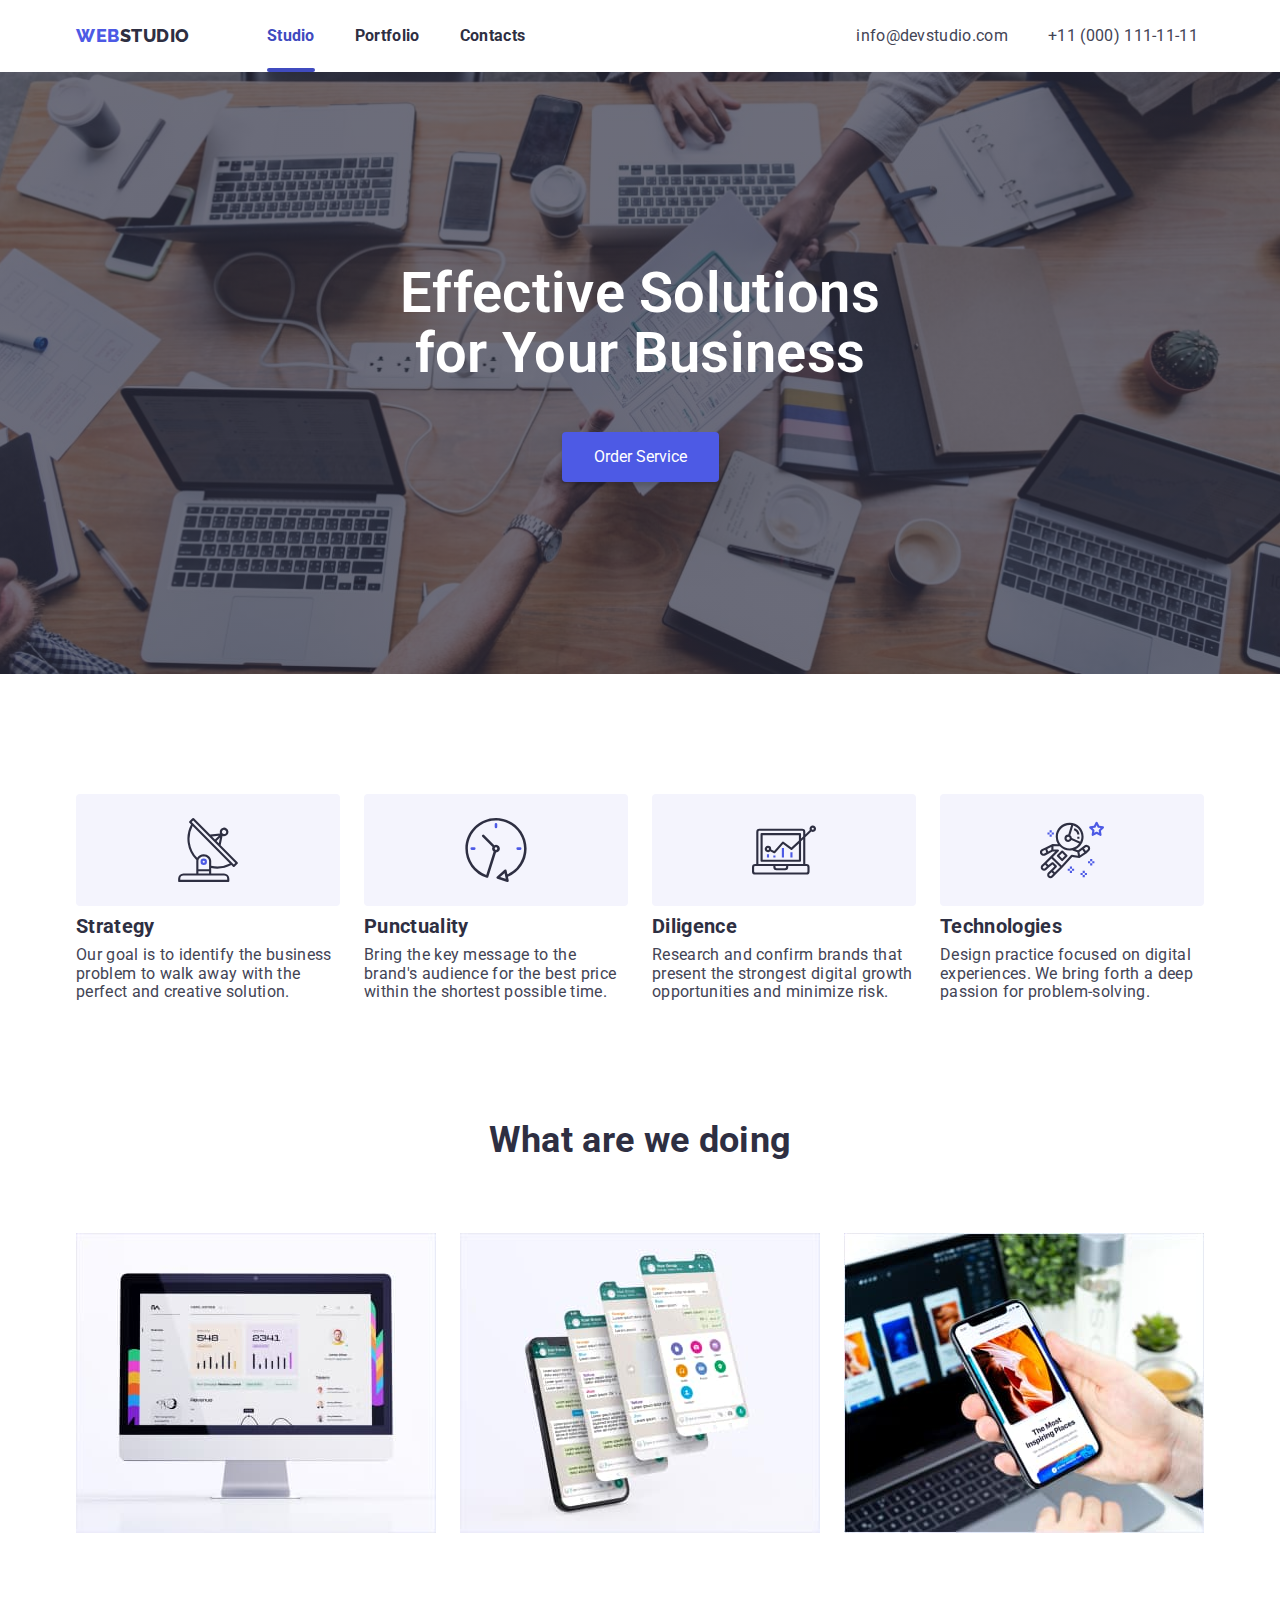
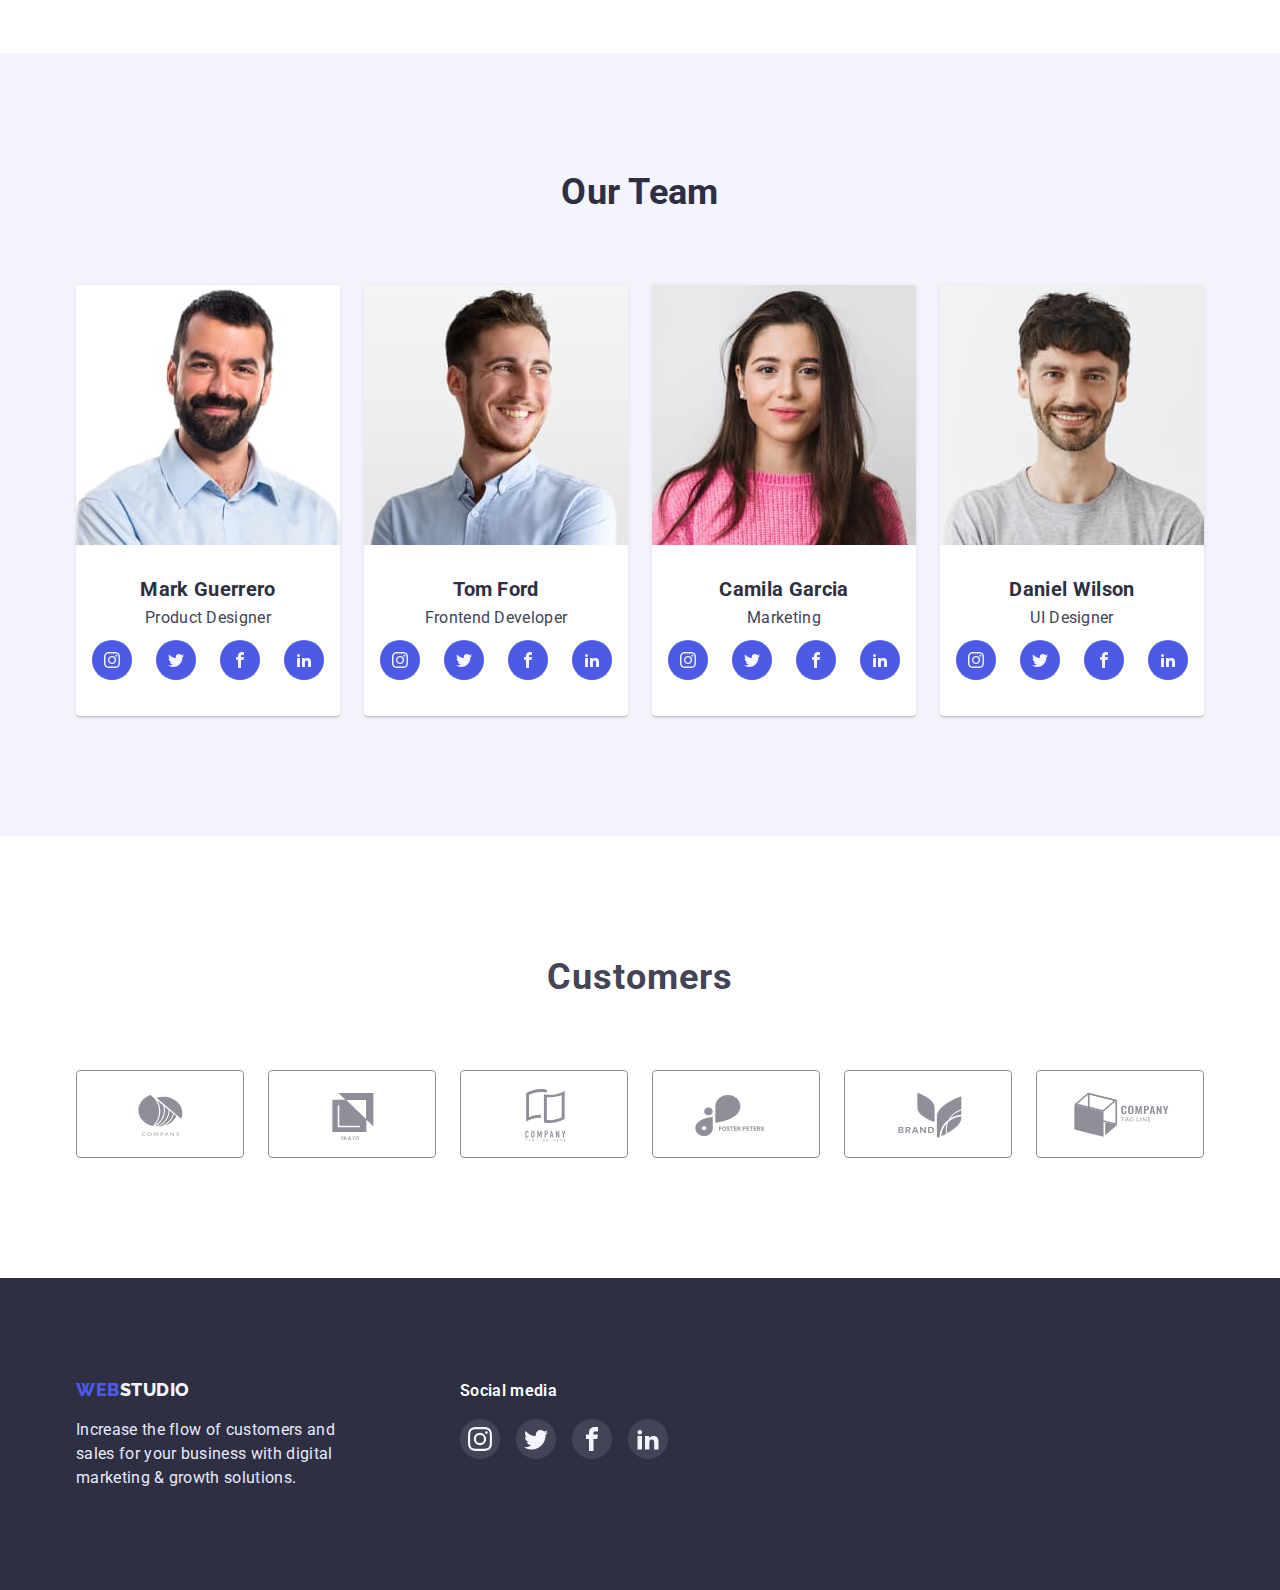
<file: index.html>
<!DOCTYPE html>
<html lang="en">
  <head>
    <meta charset="UTF-8" />
    <meta http-equiv="X-UA-Compatible" content="IE=edge" />
    <meta name="viewport" content="width=device-width, initial-scale=1.0" />
    <title>Webstudio</title>
    <link rel="stylesheet" href="https://cdnjs.cloudflare.com/ajax/libs/modern-normalize/1.1.0/modern-normalize.min.css">
    <link rel="preconnect" href="https://fonts.googleapis.com">
<link rel="preconnect" href="https://fonts.gstatic.com" crossorigin>
<link href="https://fonts.googleapis.com/css2?family=Raleway:wght@800&family=Roboto:wght@400;500;700;900&display=swap" rel="stylesheet">
    <link rel="stylesheet" href="./css/style.css">
  </head>
  <body>
    <header class="header">
      <div class="container">
       <nav class="header-nav">
         <a class="logo" href="./index.html"><span class="logo-first-part">web</span><span class="logo-second-type">studio</span></a>
        <ul class="site-nav list">
         <li><a class="current link" href="./index.html">Studio</a></li>
         <li><a class="link" href="./portfolio.html">Portfolio</a></li>
         <li><a class="link" href="">Contacts</a></li>
        </ul>
      </nav>
   
      <ul class="auth-nav list">
        <li><a href="mailto:info@devstudio.com">info@devstudio.com</a></li>
        <li><a href="tel:+110001111111">+11 (000) 111-11-11</a></li>
      </ul>
   </div>
       
     </header>
<main>
      <section class=" hero-section">
        <div class="container hero-container">
            <h1 class="hero-title">Effective Solutions for Your Business</h1>
            <button data-modal-open class="button-hero" type="button">Order Service</button>
        </div>
        
      </section>

    <section class="section" >
      <div class="container">
      <h2 class="visually-hidden">About our company</h2>
        <ul class="feature-list">
          <li>
            <div class="box-svg">
              <svg class="icon-feature" width="64px" height="64px">
                <use href="./img/icons.svg#icon-antenna"></use>
              </svg>
            </div>
            <h3 class="feature-title">Strategy</h3>
            <p class="feature-text">
              Our goal is to identify the business problem to walk away with the
              perfect and creative solution.
            </p>
          </li>
  
          <li>
            <div class="box-svg">
              <svg class="icon-feature" width="64px" height="64px">
                <use href="./img/icons.svg#icon-clock"></use>
              </svg>
            </div>
            <h3 class="feature-title">Punctuality</h3>
            <p class="feature-text">
              Bring the key message to the brand's audience for the best price
              within the shortest possible time.
            </p>
          </li>
  
          <li>
            <div class="box-svg">
              <svg class="icon-feature" width="64px" height="64px">
                <use href="./img/icons.svg#icon-diagram"></use>
              </svg>
            </div>
            <h3 class="feature-title">Diligence</h3>
            <p class="feature-text">
              Research and confirm brands that present the strongest digital
              growth opportunities and minimize risk.
            </p>
          </li>
  
          <li>
            <div class="box-svg">
              <svg class="icon-feature" width="64px" height="64px">
                <use href="./img/icons.svg#icon-astronaut"></use>
              </svg>
            </div>
            <h3 class="feature-title">Technologies</h3>
            <p class="feature-text">
              Design practice focused on digital experiences. We bring forth a
              deep passion for problem-solving.
            </p>
          </li>
        </ul>
      </div>
     
   </section>

   <section class="section company-section">
    <div class="container  "> 
    <h2 class="secondary-title">What are we doing</h2>
        <ul class="main-list">
          <li>
            <img src="./img/rectangle710.jpg" alt="computer" width="360" />
          </li>
          <li>
            <img src="./img/rectangle711.jpg" alt="Iphone" width="360" />
          </li>
          <li>
            <img src="./img/rectangle712.jpg" alt="gadgets" width="360" />
          </li>
        </ul>
      </div>
      
    </section>

    <section class="section feature-section">
      <div class="container container-main ">
      <h2 class="secondary-title team-title">Our Team</h2>
        <ul class="main-list">
          <li class="team-item">
            <img src="./img/img1.jpg" alt="Mark Guerrero" width="264" />
            <div>
            <h3 class="feature-title team">Mark Guerrero</h3>
            <p class="team-text">Product Designer</p>
            <ul class="social-team-list">
              <li class="social-team-item" >
                <a href="" class="social-team-link" >
                  <svg class="social-team-icon" width="16px" height="16px">
                    <use href="./img/icons.svg#icon-instagram"></use>
                  </svg>
                </a>
              </li>
              <li class="social-team-item" >
                <a href="" class="social-team-link" >
                  <svg class="social-team-icon" width="16px" height="16px">
                    <use href="./img/icons.svg#icon-twitter"></use>
                  </svg>
                </a>
              </li>
              <li class="social-team-item" >
                <a href="" class="social-team-link" >
                  <svg class="social-team-icon" width="16px" height="16px">
                    <use href="./img/icons.svg#icon-facebook" class="social-team-icon"></use>
                  </svg>
                </a>
              </li>
              <li class="social-team-item" >
                <a href="" class="social-team-link" >
                  <svg class="social-team-icon" width="16px" height="16px">
                    <use href="./img/icons.svg#icon-linkedin"></use>
                  </svg>
                </a>
              </li>
            </ul>
          </div>
          </li>
        
           
         
          <li class="team-item">
            <img src="./img/img2.jpg" alt="Tom Ford" width="264" />
            <div>
            <h3 class="feature-title team">Tom Ford</h3>
            <p class="team-text">Frontend Developer</p>
            <ul class="social-team-list">
              <li class="social-team-item" >
                <a href="" class="social-team-link" >
                  <svg class="social-team-icon" width="16px" height="16px">
                    <use href="./img/icons.svg#icon-instagram"></use>
                  </svg>
                </a>
              </li>
              <li class="social-team-item" >
                <a href="" class="social-team-link" >
                  <svg class="social-team-icon" width="16px" height="16px">
                    <use href="./img/icons.svg#icon-twitter"></use>
                  </svg>
                </a>
              </li>
              <li class="social-team-item" >
                <a href="" class="social-team-link" >
                  <svg class="social-team-icon" width="16px" height="16px">
                    <use href="./img/icons.svg#icon-facebook" class="social-team-icon"></use>
                  </svg>
                </a>
              </li>
              <li class="social-team-item" >
                <a href="" class="social-team-link" >
                  <svg class="social-team-icon" width="16px" height="16px">
                    <use href="./img/icons.svg#icon-linkedin"></use>
                  </svg>
                </a>
              </li>
            </ul>
          </div>
          </li>
          <li class="team-item">
            <img src="./img/img3.jpg" alt="Camila Garcia" width="264" />
            <div>
            <h3 class="feature-title team">Camila Garcia</h3>
            <p class="team-text">Marketing</p>
            <ul class="social-team-list">
              <li class="social-team-item" >
                <a href="" class="social-team-link" >
                  <svg class="social-team-icon" width="16px" height="16px">
                    <use href="./img/icons.svg#icon-instagram"></use>
                  </svg>
                </a>
              </li>
              <li class="social-team-item" >
                <a href="" class="social-team-link" >
                  <svg class="social-team-icon" width="16px" height="16px">
                    <use href="./img/icons.svg#icon-twitter"></use>
                  </svg>
                </a>
              </li>
              <li class="social-team-item" >
                <a href="" class="social-team-link" >
                  <svg class="social-team-icon" width="16px" height="16px">
                    <use href="./img/icons.svg#icon-facebook" class="social-team-icon"></use>
                  </svg>
                </a>
              </li>
              <li class="social-team-item" >
                <a href="" class="social-team-link" >
                  <svg class="social-team-icon" width="16px" height="16px">
                    <use href="./img/icons.svg#icon-linkedin"></use>
                  </svg>
                </a>
              </li>
            </ul>
          </div>
          </li>
          <li class="team-item">
            <img src="./img/img4.jpg" alt="Daniel Wilson" width="264" />
            <div>
            <h3 class="feature-title team">Daniel Wilson</h3>
            <p class="team-text">UI Designer</p>
            <ul class="social-team-list">
              <li class="social-team-item" >
                <a href="" class="social-team-link" >
                  <svg class="social-team-icon" width="16px" height="16px">
                    <use href="./img/icons.svg#icon-instagram"></use>
                  </svg>
                </a>
              </li>
              <li class="social-team-item" >
                <a href="" class="social-team-link" >
                  <svg class="social-team-icon" width="16px" height="16px">
                    <use href="./img/icons.svg#icon-twitter"></use>
                  </svg>
                </a>
              </li>
              <li class="social-team-item" >
                <a href="" class="social-team-link" >
                  <svg class="social-team-icon" width="16px" height="16px">
                    <use href="./img/icons.svg#icon-facebook" class="social-team-icon"></use>
                  </svg>
                </a>
              </li>
              <li class="social-team-item" >
                <a href="" class="social-team-link" >
                  <svg class="social-team-icon" width="16px" height="16px">
                    <use href="./img/icons.svg#icon-linkedin"></use>
                  </svg>
                </a>
              </li>
            </ul>
          </div>
          </li>
        </ul>
      </div>
    </section>

    <section class="section">
      <div class="container">
          <h2 class="title-costumers">Customers</h2>
          <ul class="costumers-list">
            <li class="costumers-item" >
              <a href="" class="icon-a">
              <svg class="costumers-icon" width="104px" height="56px">
                <use href="./img/icons.svg#icon-logo"></use>
              </svg>
              </a>
            </li>
            <li class="costumers-item" >
              <a href="" class="icon-a">
              <svg class="costumers-icon" width="104px" height="56px">
                <use href="./img/icons.svg#icon-logo1"></use>
              </svg>
              </a>
            </li>
            <li class="costumers-item" >
              <a href="" class="icon-a">
              <svg class="costumers-icon" width="104px" height="56px">
                <use href="./img/icons.svg#icon-logo2"></use>
              </svg>
              </a>
            </li>
            <li class="costumers-item" >
              <a href="" class="icon-a">
              <svg class="costumers-icon" width="104px" height="56px">
                <use href="./img/icons.svg#icon-logo4"></use>
              </svg>
              </a>
            </li>
            <li class="costumers-item" >
              <a href="" class="icon-a">
              <svg class="costumers-icon" width="104px" height="56px">
                <use href="./img/icons.svg#icon-logo5"></use>
              </svg>
              </a>
            </li>
            <li class="costumers-item" >
              <a href="" class="icon-a">
              <svg class="costumers-icon" width="104px" height="56px">
                <use href="./img/icons.svg#icon-logo6"></use>
              </svg>
              </a>
            </li>
          </ul>
      </div>
    </section>
  </main>
  
      <footer class="footer">
        <div class="container footer-container">
          <div>
              <a class="logo-footer" href="./index.html"><span class="logo-first-part">web</span><span class="logo-second-type-footer">studio</span></a>
              <p class="text-footer">Increase the flow of customers and sales for your business with digital marketing & growth solutions.</p>
          </div>
        
    <div class="container-media">
      <h2 class="media-title">Social media</h2>
      <ul class="footer-media-list">
        <li class="footer-media-item">
          <a href="" class="footer-media-link">
            <svg class="footer-media-icon" width="24px" height="24px">
              <use href="./img/icons.svg#icon-instagram"></use>
            </svg>
          </a>
        </li>
        <li class="footer-media-item">
          <a href="" class="footer-media-link">
            <svg class="footer-media-icon" width="24px" height="24px">
              <use href="./img/icons.svg#icon-twitter"></use>
            </svg>
          </a>
        </li>
        <li class="footer-media-item">
          <a href="" class="footer-media-link">
            <svg class="footer-media-icon" width="24px" height="24px">
              <use href="./img/icons.svg#icon-facebook"></use>
            </svg>
          </a>
        </li>
        <li class="footer-media-item">
          <a href="" class="footer-media-link">
            <svg class="footer-media-icon" width="24px" height="24px">
              <use href="./img/icons.svg#icon-linkedin"></use>
            </svg>
          </a>
        </li>
      </ul>
    </div>
  </div>
  </footer>

  <div class="backdrop is-hidden" data-modal>
    <div class="modal">
<button data-modal-close type="button" class="modal-close-button">
  <svg class="modal-close-btn-icon" width="8px" height="8px">
    <use href="./img/icons.svg#icon-modal-icon">

    </use>
  </svg>
</button>
    </div>
  </div>
  <script src="./js/modal.js"></script>
  </body>
</html>
</file>
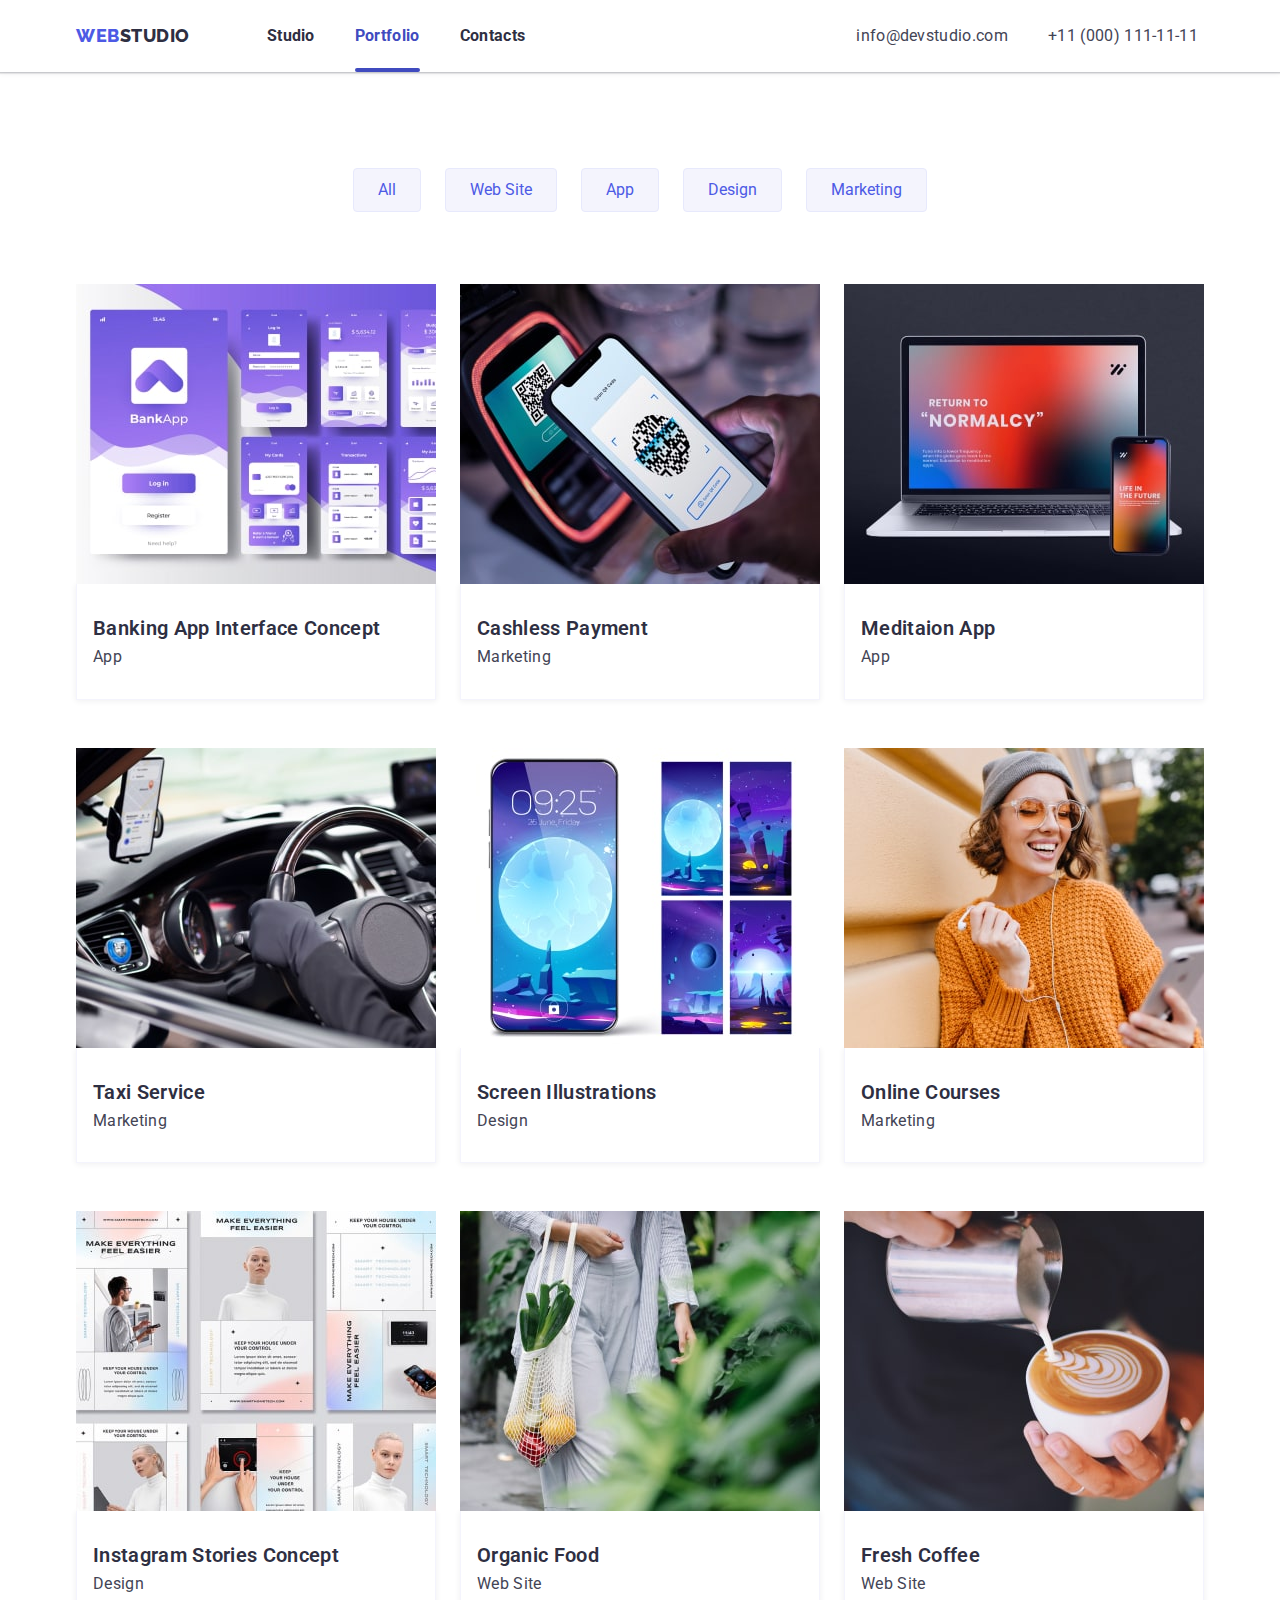
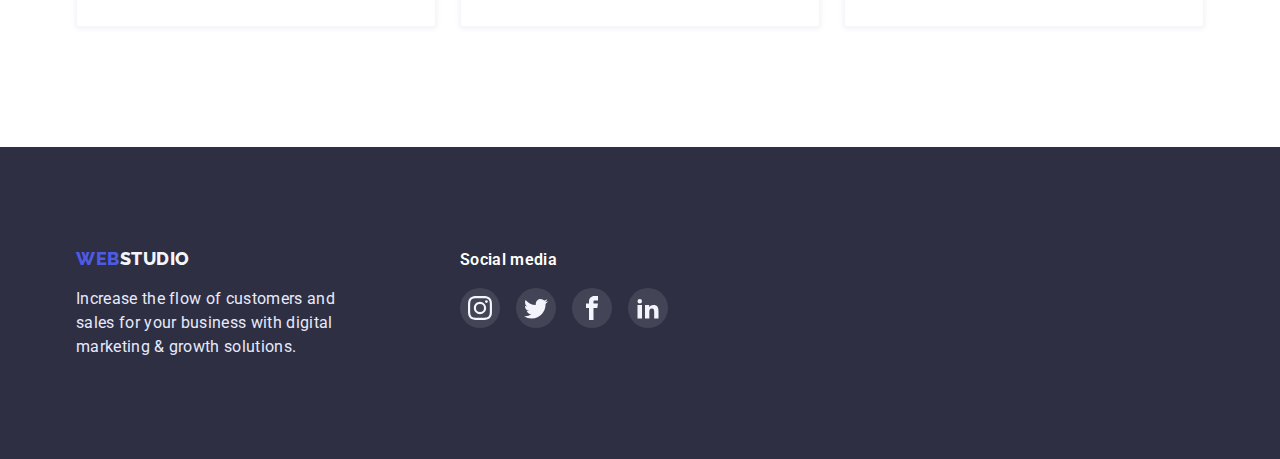
<file: portfolio.html>
<!DOCTYPE html>
<html lang="en">
<head>
    <meta charset="UTF-8">
    <meta http-equiv="X-UA-Compatible" content="IE=edge">
    <meta name="viewport" content="width=device-width, initial-scale=1.0">
    <title>Webstudio</title>
    <link rel="stylesheet" href="https://cdnjs.cloudflare.com/ajax/libs/modern-normalize/1.1.0/modern-normalize.min.css">
    <link rel="preconnect" href="https://fonts.googleapis.com">
<link rel="preconnect" href="https://fonts.gstatic.com" crossorigin>
<link href="https://fonts.googleapis.com/css2?family=Raleway:wght@800&family=Roboto:wght@400;500;700;900&display=swap" rel="stylesheet">
    <link rel="stylesheet" href="./css/style.css">
</head>
<body>
    <header class="header">
       <div class="container  portfolio">
        <nav class="header-nav">
          <a class="logo" href="./index.html"><span class="logo-first-part">web</span><span class="logo-second-type">studio</span></a>
         <ul class="site-nav list">
          <li><a class="link" href="./index.html">Studio</a></li>
          <li><a class=" current link" href="./portfolio.html">Portfolio</a></li>
          <li><a class="link" href="">Contacts</a></li>
         </ul>
       </nav>
    
       <ul class="auth-nav list">
         <li><a href="mailto:info@devstudio.com">info@devstudio.com</a></li>
         <li><a href="tel:+110001111111">+11 (000) 111-11-11</a></li>
       </ul>
    </div>
        
      </header>
      <main>
       <section class="section main-section">
        <div class="container">
          <h1 class="visually-hidden">Portfolio</h1>
          <ul class="button-list">
              <li><button class="portfolio-button" type="button">All</button></li>
              <li><button class="portfolio-button" type="button">Web Site</button></li>
              <li><button class="portfolio-button" type="button">App</button></li>
              <li><button class="portfolio-button" type="button">Design</button></li>
              <li><button class="portfolio-button" type="button">Marketing</button></li>
           </ul>
 
        <ul class="portfolio-list" >
         <li class="list-item" >
           <a class="portfolio-link" href="">
            <div class="overlay-wrap">
              <img src="./img/img11min.jpg" alt="Banking App Interface Concept" width="296">
              <p class="overlay-text">14 Stylish and User-Friendly App Design Concepts · Task Manager App · Calorie Tracker App · Exotic Fruit Ecommerce App · Cloud Storage App</p>
            </div>
             
             <div class="box">
              <h2 class="portfolio-header">Banking App Interface Concept</h2>
             <p class="portfolio-text">App</p>
             </div>
             
           </a>
         </li>
         <li class="list-item" >
             <a class="portfolio-link" href="">
              <div class="overlay-wrap">
              <img src="./img/img22min.jpg" alt="Cashless Payment" width="296">
              <p class="overlay-text">14 Stylish and User-Friendly App Design Concepts · Task Manager App · Calorie Tracker App · Exotic Fruit Ecommerce App · Cloud Storage App</p>
            </div>
              <div class="box">
              <h2 class="portfolio-header">Cashless Payment</h2>
             <p class="portfolio-text">Marketing</p>
              </div>
             </a>
         </li>
         <li class="list-item" >
             <a class="portfolio-link" href="">
             <div class="overlay-wrap">
              <img src="./img/img33min.jpg" alt="Meditaion App" width="296">
             <p class="overlay-text">14 Stylish and User-Friendly App Design Concepts · Task Manager App · Calorie Tracker App · Exotic Fruit Ecommerce App · Cloud Storage App</p>
            </div>
              <div class="box">
             <h2 class="portfolio-header">Meditaion App</h2>
             <p class="portfolio-text">App</p>
             </div> 
            </a>
         </li>
         <li class="list-item" >
             <a class="portfolio-link" href="">
             <div class="overlay-wrap">
              <img src="./img/img44min.jpg" alt="Taxi Service" width="296">
            <p class="overlay-text">14 Stylish and User-Friendly App Design Concepts · Task Manager App · Calorie Tracker App · Exotic Fruit Ecommerce App · Cloud Storage App</p>
            </div>
              <div class="box">
             <h2 class="portfolio-header">Taxi Service</h2>
             <p class="portfolio-text">Marketing</p>
             </div> 
            </a>
         </li>
         <li class="list-item" >
             <a class="portfolio-link" href="">
             <div class="overlay-wrap">
              <img src="./img/img55min.jpg" alt="Screen Illustrations" width="296">
             <p class="overlay-text">14 Stylish and User-Friendly App Design Concepts · Task Manager App · Calorie Tracker App · Exotic Fruit Ecommerce App · Cloud Storage App</p>
            </div>
              <div class="box">
             <h2 class="portfolio-header">Screen Illustrations</h2>
             <p class="portfolio-text">Design</p>
             </div> 
            </a>
         </li>
         <li class="list-item" >
             <a class="portfolio-link" href="">
             <div class="overlay-wrap">
              <img src="./img/img66min.jpg" alt="Online Courses" width="296">
             <p class="overlay-text">14 Stylish and User-Friendly App Design Concepts · Task Manager App · Calorie Tracker App · Exotic Fruit Ecommerce App · Cloud Storage App</p>
            </div>
              <div class="box">
             <h2 class="portfolio-header">Online Courses</h2>
             <p class="portfolio-text">Marketing</p>
             </div> 
            </a>
         </li>
         <li class="list-item" >
             <a class="portfolio-link" href="">
             <div class="overlay-wrap">
              <img src="./img/img77min.jpg" alt="Instagram Stories Concept" width="296">
            <p class="overlay-text">14 Stylish and User-Friendly App Design Concepts · Task Manager App · Calorie Tracker App · Exotic Fruit Ecommerce App · Cloud Storage App</p>
            </div>
              <div class="box">
             <h2 class="portfolio-header">Instagram Stories Concept</h2>
             <p class="portfolio-text">Design</p>
             </div> 
            </a>
         </li>
         <li class="list-item" >
             <a class="portfolio-link" href="">
             <div class="overlay-wrap">
              <img src="./img/img88min.jpg" alt="Organic Food" width="296">
             <p class="overlay-text">14 Stylish and User-Friendly App Design Concepts · Task Manager App · Calorie Tracker App · Exotic Fruit Ecommerce App · Cloud Storage App</p>
            </div>
              <div class="box">
             <h2 class="portfolio-header">Organic Food</h2>
             <p class="portfolio-text">Web Site</p>
             </div> 
            </a>
         </li>
         <li class="list-item" >
             <a class="portfolio-link" href="">
             <div class="overlay-wrap">
              <img src="./img/img99min.jpg" alt="Fresh Coffee" width="296">
             <p class="overlay-text">14 Stylish and User-Friendly App Design Concepts · Task Manager App · Calorie Tracker App · Exotic Fruit Ecommerce App · Cloud Storage App</p>
            </div>
              <div class="box">
             <h2 class="portfolio-header">Fresh Coffee</h2>
             <p class="portfolio-text">Web Site</p>
             </div> 
            </a>
         </li>
        </ul>
        </div>
          
    </section>
      </main>
      <footer class="footer">
        <div class="container footer-container">
          <div>
              <a class="logo-footer" href="./index.html"><span class="logo-first-part">web</span><span class="logo-second-type-footer">studio</span></a>
              <p class="text-footer">Increase the flow of customers and sales for your business with digital marketing & growth solutions.</p>
          </div>
        
    <div class="container-media">
      <h2 class="media-title">Social media</h2>
      <ul class="footer-media-list">
        <li class="footer-media-item">
          <a href="" class="footer-media-link">
            <svg class="footer-media-icon" width="24px" height="24px">
              <use href="./img/icons.svg#icon-instagram"></use>
            </svg>
          </a>
        </li>
        <li class="footer-media-item">
          <a href="" class="footer-media-link">
            <svg class="footer-media-icon" width="24px" height="24px">
              <use href="./img/icons.svg#icon-twitter"></use>
            </svg>
          </a>
        </li>
        <li class="footer-media-item">
          <a href="" class="footer-media-link">
            <svg class="footer-media-icon" width="24px" height="24px">
              <use href="./img/icons.svg#icon-facebook"></use>
            </svg>
          </a>
        </li>
        <li class="footer-media-item">
          <a href="" class="footer-media-link">
            <svg class="footer-media-icon" width="24px" height="24px">
              <use href="./img/icons.svg#icon-linkedin"></use>
            </svg>
          </a>
        </li>
      </ul>
    </div>
  </div>
  </footer>
</body>
</html>
</file>
<file: css/style.css>
:root {
    --primary-text-color: #2E2F42;
    --secondary-text-color: #434455;
    --special-text-color:  #4D5AE5;
    --white-color: #FFFFFF;
    --section-color: #E5E5E5;
    --portfolio-button-color: #F4F4FD;
    --bg-button-color: #404BBF;
    --footer-text-color: #E7E9FC;
    --footer-background-color:  #2E2F42;
    --transition-dur-and-func: 250ms cubic-bezier(0.4, 0, 0.2, 1);
    
}

body {
    background-color: var(--white-color);

    color: var(--secondary-text-color);
    font-family: Roboto, sans-serif;
    letter-spacing: 0.02em;
    
}

* ,
*::before,
*::after{
box-sizing: border-box;
}

a {
    text-decoration: none;
    color: inherit;
  }

  p,
  h1,
  h2,
  h3,
  h4,
  h5,
  h6 {
    margin: 0;
  }
  
  button {
    cursor: pointer;
  }
  
  ul,
  ol {
    list-style: none;
    text-decoration: none;
    margin: 0;
    padding: 0;
  }
  
  img {
    display: block;
    max-width: 100%;
    height: auto;
  }

.section {
    padding-top: 120px;
    padding-bottom: 120px;
}

  .container {
    Width: 1158px;
    margin: 0 auto;
    padding-right: 15px;
    padding-left: 15px;
    
  }

/*===================================header=========================================*/

header .container {
    display: flex;
   
}

.header-nav {
    display: flex;
}

.logo {
display: flex;
margin-right: 77px;
align-items: center;


    font-family: Raleway, sans-serif;
    font-weight: 800;
    letter-spacing: 0.03em;
    font-size: 18px;
    line-height: 1.33;

    text-decoration: none;
    text-transform: uppercase;
}

.logo-first-part {
    color: var(--special-text-color);
    
}

.logo-second-type {
    color: var(--primary-text-color);
    
}

.logo:hover {
    color: var(--special-text-color);
}

.site-nav {
    display: flex;
    gap: 40px;
}

.link {
    position: relative;
    
    display: flex;
    padding-top: 24px;
    padding-bottom: 24px;

    transition: var(--transition-dur-and-func);
}

.current::after {
    content:'';
    position: absolute;
    display: block;
    width: 100%;
    height: 4px;
    background-color: var(--bg-button-color);
    border-radius: 2px;
    bottom: 0;
    left: 0;
}


.current {
    color: var(--bg-button-color);
}

.current:hover, .current:focus {
    color: var(--bg-button-color);
}

.site-nav {

color: var(--primary-text-color);

font-weight: 700;
font-size: 16px;
line-height: 1.5;

transition: color var(--transition-dur-and-func);
}

.site-nav:focus, .site-nav:hover {
    color: var(--secondary-text-color)
}

/* .site-nav :active {
    color: var(--special-text-color);
} */

.auth-nav{
    display: flex;
    margin-left: 331px;
    gap: 40px;
    padding-top: 24px;
    padding-bottom: 24px;

}

.auth-nav a {

    color: var(--secondary-text-color);
    font-size: 16px;
    line-height: 1.5;

    transition: color var(--transition-dur-and-func);
}

.auth-nav a:hover, .auth-nav a:focus {
    color: var(--special-text-color);
}

/*==================================hero============*/

.hero-section {
    padding-top: 192px;
    padding-bottom: 192px;
    max-width: 1440px;
    margin: 0 auto;

    background-image: linear-gradient( to right,
    rgba(46, 47, 66, 0.7), 
    rgba(46, 47, 66, 0.7)), url(../img/peopleofficemin.jpg);
    background-repeat: no-repeat;
    background-position: center;
    background-size: cover;
   

}

.hero-container {
 max-width: 1440px;
}

.hero-title {
    
    
    margin: 0 auto;
    max-width: 492px;
    text-align: center;

    color: var(--white-color);
    font-weight: 600;
    font-size: 56px;
    line-height: 1.07;

    
}

.button-hero {
    
    padding: 16px 32px;
    display: block;
    margin: 0 auto;
    margin-top: 48px;
    border: none;
    box-shadow: 0px 4px 4px rgba(0, 0, 0, 0.15);
    border-radius: 4px;

    background-color: var(--special-text-color) ;
    color: var(--white-color);
    cursor: pointer;
    font-family: inherit;
    font-size: 16px;

    transition: background-color var(--transition-dur-and-func),
    color var(--transition-dur-and-func), box-shadow var(--transition-dur-and-func);
}


.button-hero:hover, .button-hero:focus {
    background-color: var(--bg-button-color);
    color: var(--white-color);
    box-shadow: 0px 1px 6px rgba(46, 47, 66, 0.08), 0px 1px 1px rgba(46, 47, 66, 0.16), 0px 2px 1px rgba(46, 47, 66, 0.08);
}

/*======================section about company===========*/

.visually-hidden {
    position: absolute;
    white-space: nowrap;
    width: 1px;
    height: 1px;
    overflow: hidden;
    border: 0;
    padding: 0;
    clip: rect(0 0 0 0);
    clip-path: inset(50%);
    margin: -1px;
} 

 .company-section {
    padding: 0 0 120px 0;
}

.feature-list {
    display: flex;
    gap: 24px;
}

.box-svg {
    width: 264px;
    height: 112px;
    margin-bottom: 8px;
    border-radius: 4px;
    display: flex;
    align-items: center;
   justify-content: center;
    
    background-color: var(--portfolio-button-color);
}

.icon-feature{

}

.feature-title {
    
    margin-bottom: 8px;

    color: var(--primary-text-color);
    font-weight: 700;
    font-size: 20px;
    line-height: 1.2;
}

.feature-text {
    width: 264px;
    
}

/*=====================work====================*/

.secondary-title {
    color: var(--primary-text-color);
    font-weight: 700;
    font-size: 36px;
    line-height: 1.11;

    text-align: center;
    margin-bottom: 72px;
}

.main-list {
    display: flex;
    gap: 24px;
   
}
/*=============================our team=========*/

.feature-section {
    background-color: var(--portfolio-button-color)
}

.team-title {
    
}

.team-item {
    text-align: center;
    background-color: var(--white-color);

    box-shadow: 0px 1px 6px rgba(46, 47, 66, 0.08), 0px 1px 1px rgba(46, 47, 66, 0.16), 0px 2px 1px rgba(46, 47, 66, 0.08);
    border-radius: 0px 0px 4px 4px;
}

.team {
    margin-top: 32px;
}

.team-text {
    margin-bottom: 12px;
}

.social-team-list {
    display: flex;
    justify-content: center;
    gap: 24px;
    margin-bottom: 36px;
}

.social-team-item{
    
    width: 40px;
    height: 40px;
    background-color: var(--special-text-color);
    border-radius: 50%;

    transition: background-color var(--transition-dur-and-func);
}

.social-team-link{
    display: flex;
    justify-content: center;
    align-items: center;
    width: 100%;
    height: 100%;
}

.social-team-link:hover .social-team-item,
.social-team-link:focus .social-team-item {
    background-color: var(--special-text-color);
}

.social-team-icon {
    display: flex;
    justify-content: center;
    align-items: center;
    fill: var(--portfolio-button-color);
}
    
   .title-costumers {
    font-weight: 700;
font-size: 36px;
line-height: 42px;
text-align: center;
letter-spacing: 0.03em;
margin-bottom: 72px;
   }

   .costumers-list {
    display: flex;
    justify-content: center;
    gap: 24px;
    
   }

   .costumers-item {
  display: flex;
  justify-content: center;
  align-items: center;
  width: 168px;
    height: 88px;
   }

.icon-a {
    display: flex;
    justify-content: center;
    align-items: center;
    width: 100%;
    height: 100%;
    color: #8E8F99;
    border: 1px solid #8E8F99;
    border-radius: 4px;

    transition: border var(--transition-dur-and-func);
    
}

.costumers-icon {

fill: #8e8f99;
transition: fill var(--transition-dur-and-func);
}
.icon-a:hover .costumers-icon,
.icon-a:focus .costumers-icon {
    fill: var(--special-text-color);
}

.icon-a:focus,
.icon-a:hover {
    border: 1px solid var(--special-text-color);
}
/*=========footer==================*/

.footer {
    padding-top: 100px;
    padding-bottom: 100px;
    background-color:  var(--footer-background-color);
}



.header {
    box-shadow: 0px 2px 1px rgba(46, 47, 66, 0.08), 0px 1px 1px rgba(46, 47, 66, 0.16), 0px 1px 6px rgba(46, 47, 66, 0.08);
}

.logo-footer {
   
    margin-bottom: 16px;
    
    display: inline-block;
    

    font-family: Raleway, sans-serif;
    font-weight: 800;
    letter-spacing: 0.03em;
    font-size: 18px;
    line-height: 1.33;

    text-decoration: none;
    text-transform: uppercase;
}

.logo-second-type-footer {
    color: var(--portfolio-button-color);
}

.text-footer {
    
    
    max-width: 264px;

    color: var(--footer-text-color);
    font-weight: 400;
    font-size: 16px;
    line-height: 1.5;
}


.footer .container {
    display: flex;
    
}
.container-media {

   display: inline-block;
   margin-left: 120px;
    
}

.media-title {
   margin-bottom: 16px;

    display: inline-flex;
    font-style: normal;
font-weight: 600;
font-size: 16px;
line-height: 24px;
color: var(--white-color);
}

.footer-media-list {
    display: flex;
    justify-content: center;
    gap: 16px;
}

.footer-media-icon {
    margin: 8px 8px;
    fill: var(--portfolio-button-color);
}

.footer-media-link {
   display: flex;
   width: 40px;
   height: 40px;
   background: rgba(255, 255, 255, 0.1);
   border-radius: 50%;
   justify-content: center;
   align-items: center;

   transition: background-color var(--transition-dur-and-func);

}

.footer-media-link:hover,
.footer-media-link:focus {
    background-color: #31D0AA;
}

.footer-container {
    align-items: baseline;
}

/*---------------PORTFOLIO----------------*/
.portfolio {
    
}

.main-section {
    
    padding: 96px 0 120px 0;
    
    
}



.button-list {
    display: flex;
    justify-content: center;
    gap: 24px;
    margin-bottom: 72px;
}

.portfolio-button {
    padding: 12px 24px;
    border: 1px solid #E7E9FC;
    border-radius: 4px;

    color: var(--special-text-color);
    font-family: inherit;
    font-size: 16px;
    cursor: pointer;
    background-color:  var(--portfolio-button-color);
    
    transition: background-color var(--transition-dur-and-func),
    color var(--transition-dur-and-func), box-shadow var(--transition-dur-and-func);
}

.portfolio-button:hover, 
.portfolio-button:focus {
     color: var(--white-color);
     background-color: var(--special-text-color);
     box-shadow: 0px 1px 6px rgba(46, 47, 66, 0.08), 0px 1px 1px rgba(46, 47, 66, 0.16), 0px 2px 1px rgba(46, 47, 66, 0.08);box-shadow: 0px 3px 1px rgba(0, 0, 0, 0.1), 0px 2px 1px rgba(0, 0, 0, 0.08), 0px 2px 2px rgba(0, 0, 0, 0.12);
      
}

.portfolio-list {
    display: flex;
    justify-content: center;
    flex-wrap: wrap;
    column-gap: 24px;
    row-gap: 48px;
    padding: 0;

    
    
    
    
}

.list-item {
    flex-basis: calc( (100%/ - 24px) /3);
   
     transition: box-shadow var(--transition-dur-and-func);
    
}

.portfolio-text {
    
    margin-top: 8px;
    

    color: var(--secondary-text-color);



}

.portfolio-header {
    


    color: var(--primary-text-color);
    font-weight: 600;
    font-size: 20px;
    line-height: 1.2;

}


.box {
    padding: 32px 16px;
    
    width: 360px;
    border-left: 0.5px solid #F4F4FD;
    border-right: 0.5px solid #F4F4FD;
    border-bottom: 0.5px solid #F4F4FD;
    box-shadow: 0px 1px 6px rgba(46, 47, 66, 0.08);
    
}

.list-item:hover, .list-item:focus {
    box-shadow: 0px 1px 6px rgba(46, 47, 66, 0.08), 0px 1px 1px rgba(46, 47, 66, 0.16), 0px 2px 1px rgba(46, 47, 66, 0.08);
}


img {
    display: block;
    width: 100%;
    height: auto;

}

.portfolio-link {
    display: block;
}

.overlay-text {
   
    position: absolute;
    left: 0;
    top: 0;


    width: 100%;
    height: 100%;
    background-color: var(--special-text-color);
    overflow: hidden;
    transform: translate(0, 100%);
    transition: transform 250ms cubic-bezier(0.4, 0, 0.2, 1);
    

    padding-top: 40px;
    padding-left: 32px;
    padding-right: 32px;
    font-weight: 400;
font-size: 16px;
line-height: 1.5;
letter-spacing: 0.02em;
color: var(--portfolio-button-color);

}

.overlay-wrap {
    position: relative;
    overflow: hidden;
   
}

.portfolio-link:hover .overlay-text,
.portfolio-link:focus .overlay-text {
    transform: translate(0);
}

/*================modal window======================*/

.backdrop {
    position: fixed;
    top: 0;
    left: 0;
    z-index: 100;
    width: 100%;
    height: 100%;
    background-color: rgba(46, 47, 66, 0.4);;
    
    transition: opacity var(--transition-dur-and-func), visibility var(--transition-dur-and-func);
}

.backdrop.is-hidden {
    visibility: hidden;
    opacity: 0;
    pointer-events: none;
}

.modal {
    position: absolute;
    top: 50%;
    left: 50%;
    transform: translate(-50%, -50%);
    
    width: 408px;
    height: 576px;
    background-color: #FCFCFC;
    box-shadow: 0px 1px 1px rgba(0, 0, 0, 0.14), 0px 1px 3px rgba(0, 0, 0, 0.12), 0px 2px 1px rgba(0, 0, 0, 0.2);
    border-radius: 4px;
}

.modal-close-button {
    position: absolute;
    top: 32px;
    right: 32px;
    margin: auto;
    display: flex;
    justify-content: center;
    align-items: center;   
    width: 24px;
    height: 24px;
    border-radius: 50%;

    background-color: var(--footer-text-color);
    border: 1px solid rgba(0, 0, 0, 0.1);
    padding: 0;

    transition: background-color var(--transition-dur-and-func);

}

.modal-close-btn-icon {
    transition: fill var(--transition-dur-and-func);
}

.modal-close-button:hover,
.modal-close-button:focus {
    background-color: var(--bg-button-color);
}

.modal-close-button:hover .modal-close-btn-icon,
.modal-close-button:focus .modal-close-btn-icon {
    fill: var(--white-color);
    
}
</file>
